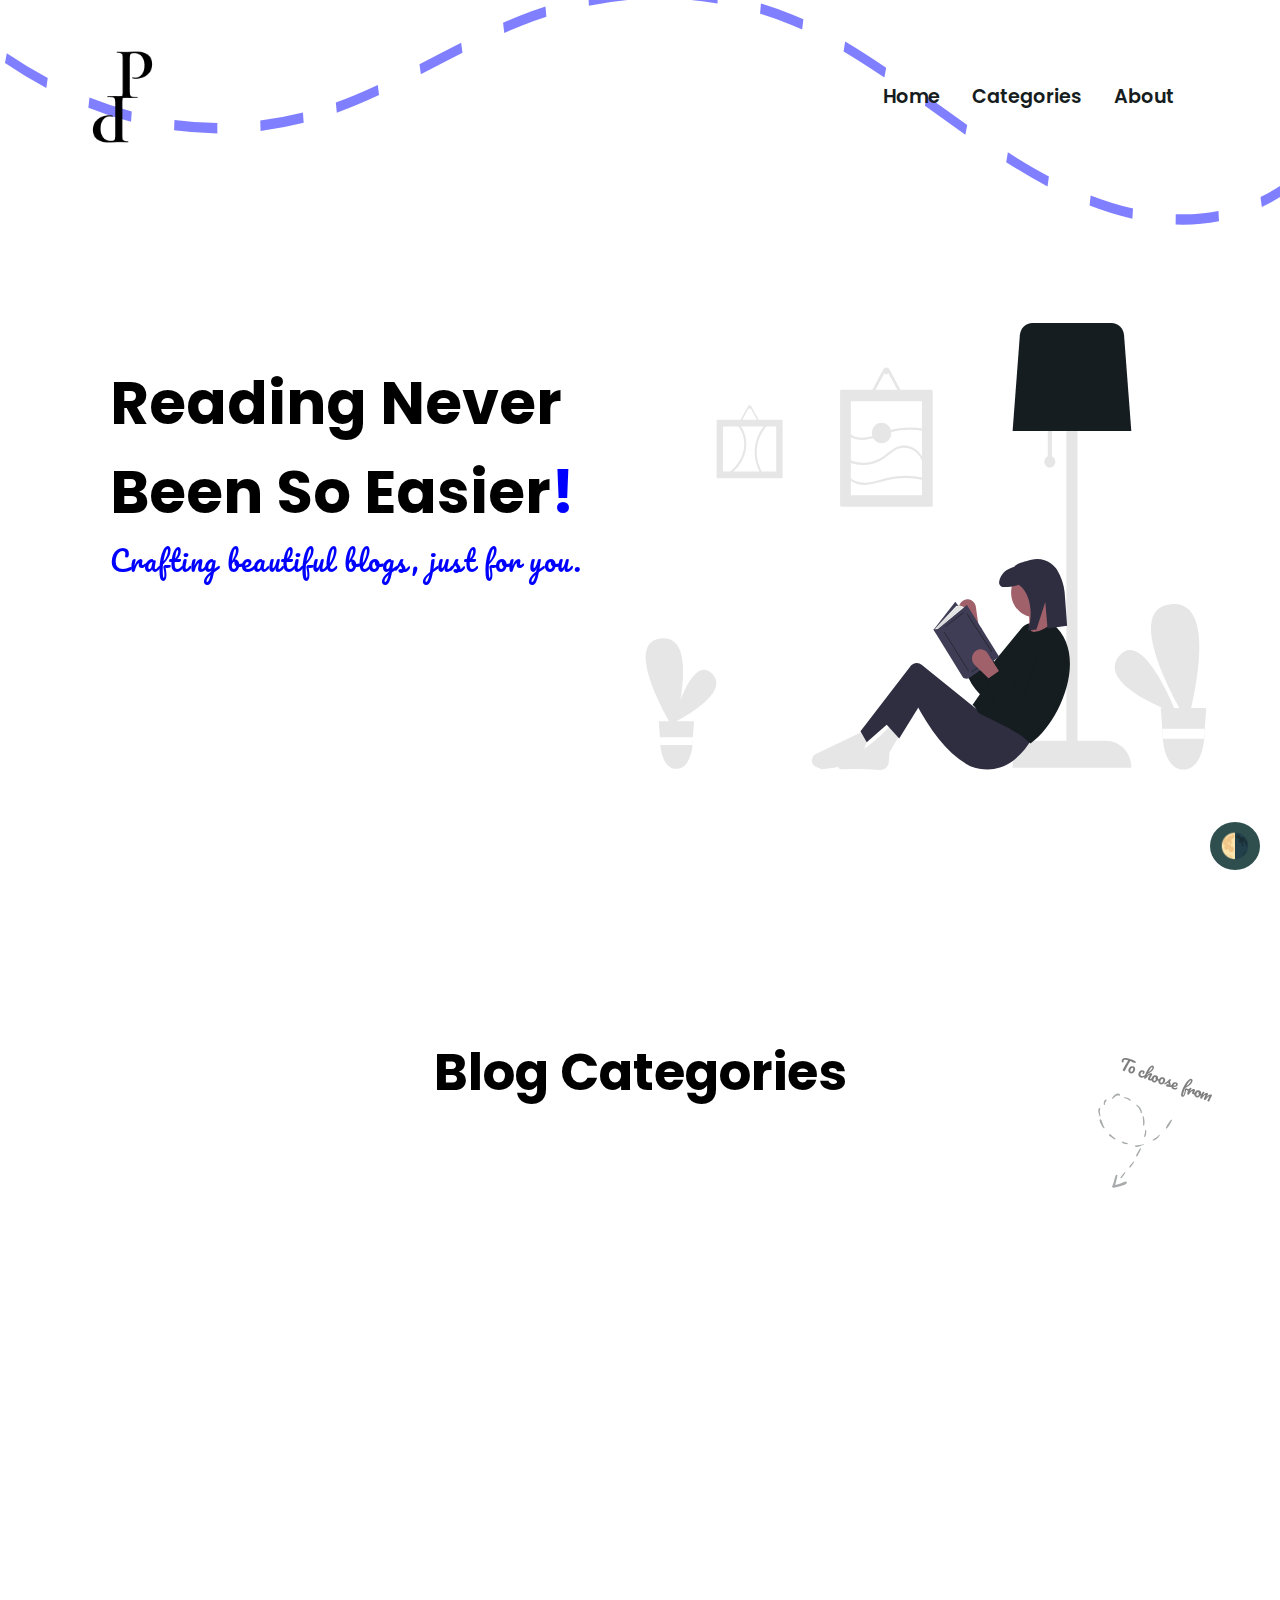
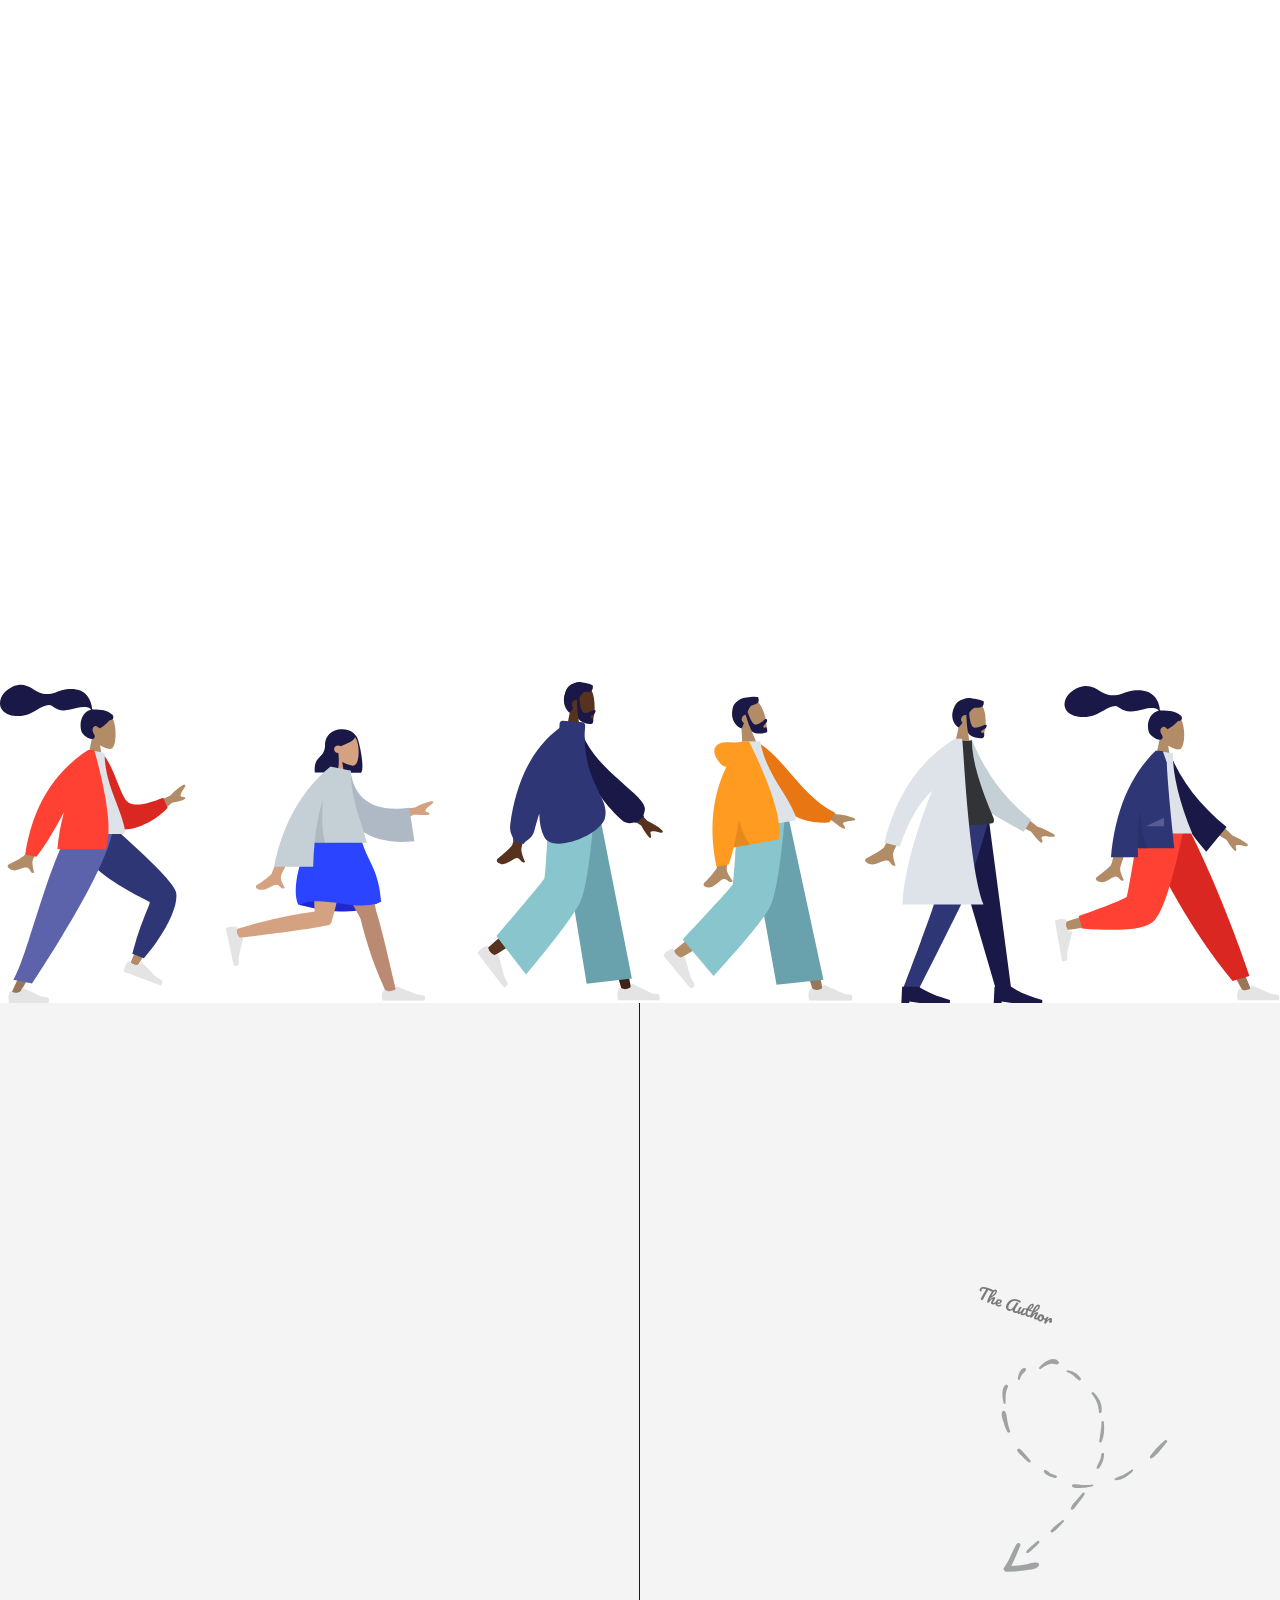
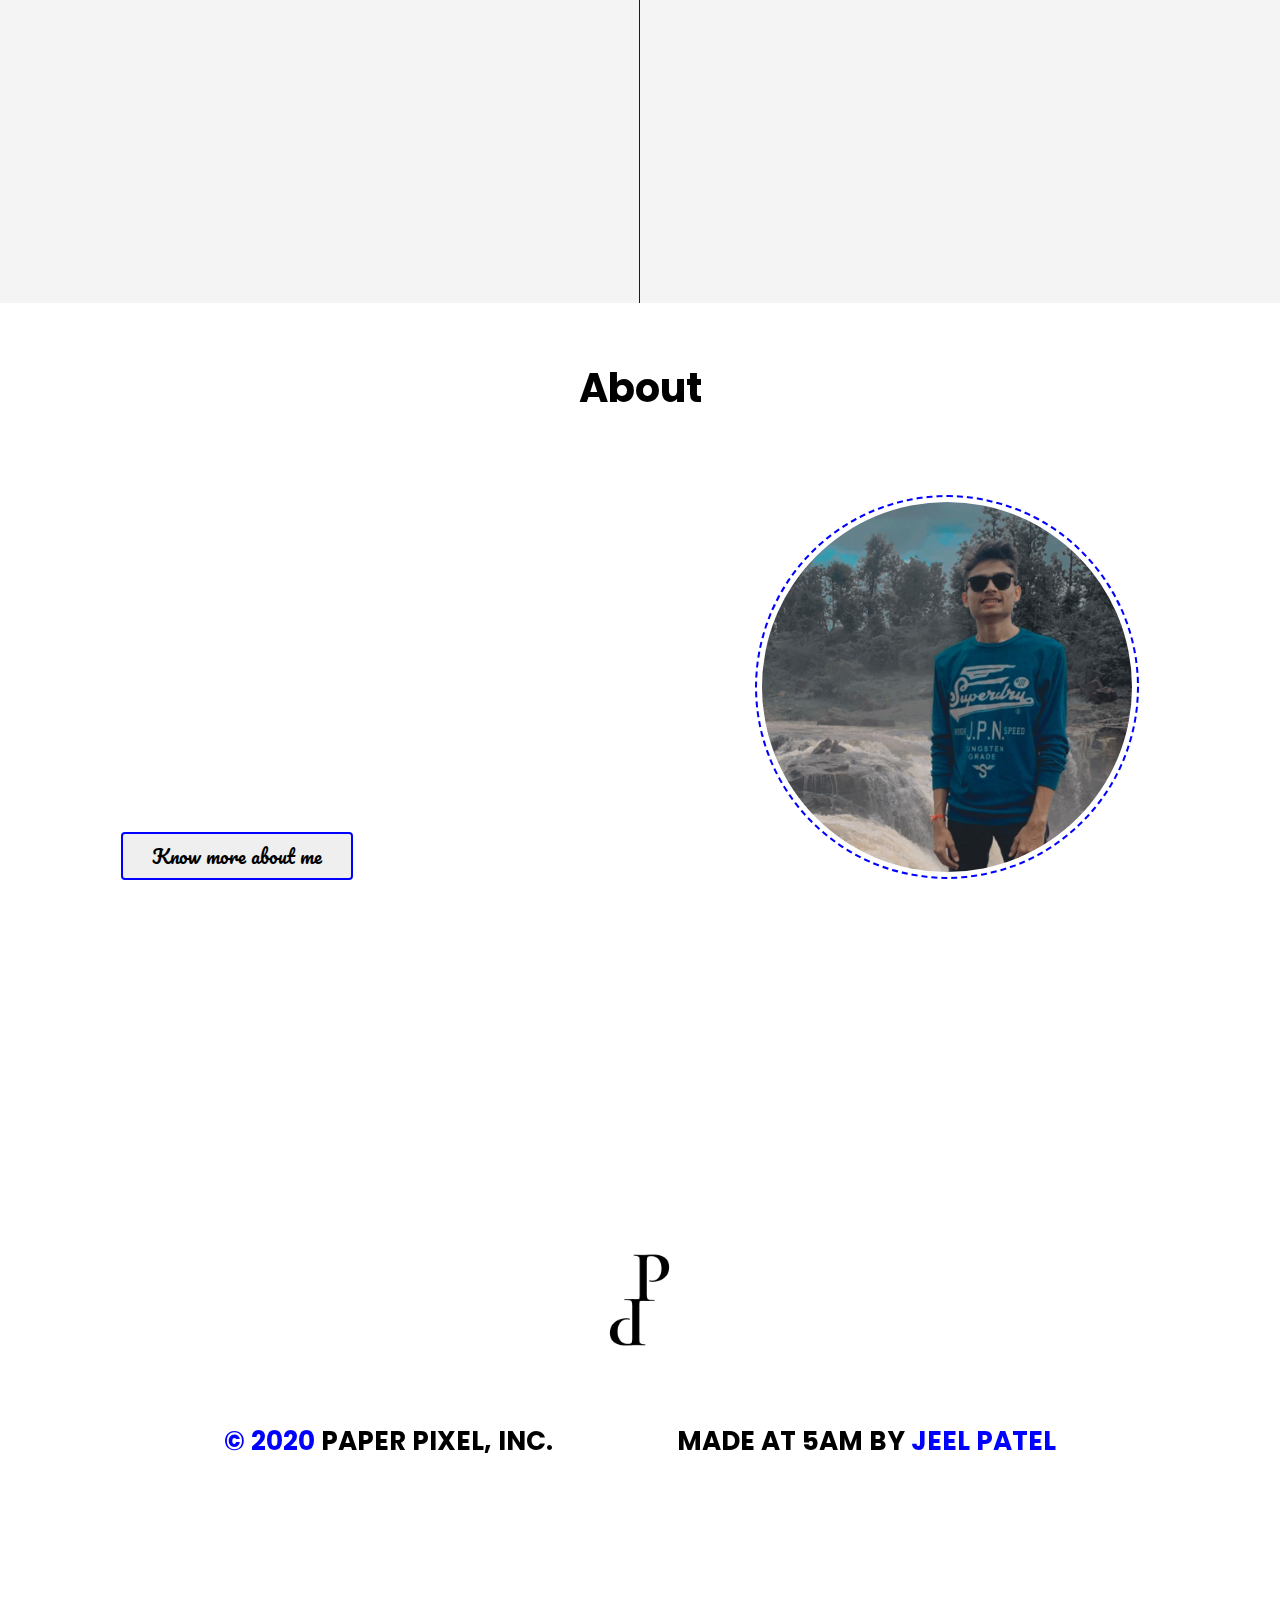
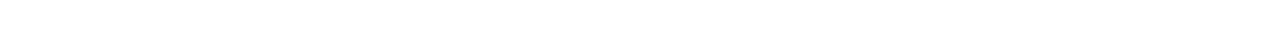
<file: index.html>
<!DOCTYPE html>
<html lang="en">

<head>
    <title>PaperPixel - Crafting Fruitful Blogs.</title>
    <!--META TAGS-->
    <meta charset="utf-8">
    <meta http-equiv="X-UA-Compatible" content="IE=edge">
    <meta name="keyword" content="career, self help, motivation, reality, success, gratitude">
    <meta name="description"
        content="PaperPixel is a personal blog built and managed by Jeel Patel, where he writes about career, self help and success.">
    <meta name="viewport" content="width=device-width, initial-scale=1">
    <link rel="shortcut icon" href="assets/img/favicon-home.ico" type="image/x-icon">
    <!--CUSTOM CSS-->
    <link rel="stylesheet" href="assets/css/home.css">
    <link rel="stylesheet" href="https://unpkg.com/aos@next/dist/aos.css" />
    <!--FONT-->
    <link href="https://fonts.googleapis.com/css2?family=Poppins:wght@500;600;700;800&display=swap" rel="stylesheet">


</head>

<body>
    <!-- HEADER CURVE SVG -->
    <div class="custom-shape-divider-top">
        <svg data-name="Layer 1" xmlns="http://www.w3.org/2000/svg" viewBox="0 0 1200 120" preserveAspectRatio="none">
            <path
                d="M321.39,56.44c58-10.79,114.16-30.13,172-41.86,82.39-16.72,168.19-17.73,250.45-.39C823.78,31,906.67,72,985.66,92.83c70.05,18.48,146.53,26.09,214.34,3V0H0V27.35A600.21,600.21,0,0,0,321.39,56.44Z"
                class="shape-fill"></path>
        </svg>
    </div>
    <div id="hamburger" class="hamburger-icon-container">
        <span class="hamburger-icon"></span>
    </div>
    <header id="landing">
        <nav role="navigation">
            <img class="brand" src="assets/img/logo-black.png" alt="PaperPixel-logo" height="auto" width="60px">
            <ul class="navUl poppins">
                <a href="#landing" class="navLinks">
                    <li>Home</li>
                </a>
                <a href="#cats" class="navLinks">
                    <li>Categories</li>
                </a>
                <a href="#about" class="navLinks">
                    <li>About</li>
                </a>
            </ul>
            <div class="openNav" style="font-size:30px;cursor:pointer" onclick="openNav()">&#9776;</div>
        </nav>
        <div id="mySidenav" class="sidenav poppins">
            <a href="javascript:void(0)" class="closebtn" onclick="closeNav()">&times;</a>
            <a href="#landing" class="navLinks">
                <li>Home</li>
            </a>
            <a href="#cats" class="navLinks">
                <li>Categories</li>
            </a>
            <a href="#about" class="navLinks">
                <li>About</li>
            </a>
        </div>
        <div class="divi welcome">
            <div class="welcomeText">
                <h1 class="welcomeHeading" data-aos="fade-up">
                    Reading Never<br>Been So Easier<span class="exAccent">!</span></h1>
                <h3 class="welcomeSubHeading pacifico" data-aos="fade-up">Crafting beautiful blogs, just for you.</h3>
            </div>
            <img class="reading-svg" src="assets/img/illustrations/reading-time-black.svg" alt="readingIllustration">
        </div>
    </header>
    <main>
        <div id="cats" class="categoryFun grey">
            <p class="catFunText pacifico">To choose from</p>
            <img class="catIllus" src="assets/img/illustrations/arrow-black.svg" alt="arrowIllustration">
        </div>
        <div id="categoryBox">
            <h1 class="catHeading center">Blog Categories</h1>
            <div class="catCardBox poppins">
                <div class="card" data-aos="fade-right">
                    <img src="assets/img/illustrations/motivation-illu-black.svg" alt="">
                    <h2 class="cardHeading center">Motivation</h2>
                    <div class="cardDescription">
                        <p>We' ll walk this road together, through the storm. </p>
                        <br>
                        <p>Just letting you know that, you're not alone.</p>
                        <a href="This-is-why-you-shouldnt-care-about-your-relatives.html"><button class="poppins">Start
                                reading</button></a>
                    </div>
                </div>
                <div class="card" data-aos="fade-up">
                    <img src="assets/img/illustrations/self-help-illu-black.svg" alt="">
                    <h2 class="cardHeading center">Self Help</h2>
                    <div class="cardDescription">
                        <p>Boing Boing: A directory of wonderful things!
                        </p>
                        <br>
                        <p>Help yourself first, your first priority should be you.
                        </p>
                        <a href="3-big-lessons-i-learned-from-my-primary-school-principal.html">
                            <button class="poppins">Start reading</button></a>
                    </div>
                </div>
                <div class="card" data-aos="fade-left">
                    <img src="assets/img/illustrations/career-illu-black.svg" alt="">
                    <h2 class="cardHeading center">Career</h2>
                    <div class="cardDescription">
                        <p>The most effective tips for your next meet/interview.</p>
                        <br>
                        <p>Finely baking your career with a cherry on top.
                        </p>
                        <a href="best-way-to-increase-vocabulary.html"><button class="poppins">Start
                                reading</button></a>
                    </div>
                </div>
            </div>
        </div>
        <div class="divi commentIntro">
            <div class="comIntroText center">
                <h2 class="comHeading" data-aos="fade-up "><span
                        class="introducing">Introducing,</span><br>Comments<span class="exAccent">!</span></h2>
                <p class="comSubHeading poppins" data-aos="fade-up">Whether it's just a compliment to give, or a
                    suggestion to implement, We've got you all covered.</p>
            </div>
        </div>
        <div class="divi newsletterBox">
            <div class="newsDescription center" data-aos="fade-right">
                <h1 class="newsletterHeading">Join the<br>Newsletter<span class="exAccent">!</span></h1>
                <p class="newsSubHeading poppins">Only pure quality content<br>P.S - I hate spam!</p>
            </div>
            <div class="vl"></div>
            <form action="https://formspree.io/f/mdopabry" method="POST" data-aos="fade-left" class="newsForm">
                <label for="name">First Name
                    <input class="poppins" type="text" name="name" required autocomplete="off">
                </label>
                <label for="email">Email
                    <input class="poppins" type="email" name="_replyto" required autocomplete="off">
                </label>
                <button class="submit pacifico" type="submit" value="Send">Join now</button>
            </form>
        </div>
        <div id="about" class="divi aboutBox">
            <h3 class="misfit center boldest" data-aos="fade-left">THE <span class="exAccent">CRAZY</span> MISFIT
            </h3>
            <h1 class="aboutIntro center">About</h1>
            <div class="aboutDescFit">
                <div class="aboutDescription">
                    <h2 class="aboutHeading" data-aos="fade-up">Jeel Patel triumphing all the way from India.</h2>
                    <p class="aboutSubDesc poppins " data-aos="fade-up ">No one's Perfect, and no one ever will be, then
                        Why Fighting for Perfection<span class="exAccent">!</span> Let's Learn, Grow and Develop
                        Together.<br><br> Heyya<span class="exAccent">!</span> I'm Jeel from India&#128075;.<br>
                        Statutory
                        Warning: I'm highly
                        obsessed with Coding👨‍💻 & Garba🧡<br>
                    </p>
                    <a href="http://jeelpatel.ml"><button class="abtBtn pacifico">Know more about me</button></a>
                </div>
                <img class="authorPortrait" src="assets/img/jeelPatel.JPG ">
            </div>
        </div>
        <div class="aboutFun grey">
            <p class="aboutFunText pacifico">The Author</p>
            <img class="abtArrow" src="assets/img/illustrations/arrow-black.svg" alt="arrowIllustration">
        </div>
    </main>
    <hr>
    <button onclick="darkToggler()" class="darkmode-btn">🌗</button>
    <footer>
        <div class="socialLinks">
            <a href="https://github.com/jeelpatel17" target="_blank"><img class="socLink github"
                    src="assets/img/icons/gh-icon-black.svg" alt="github-icon" data-aos="zoom-in"></a>
            <a href="https://instagram.com/thisisjeelpatel" target="_blank"><img class="socLink instagram"
                    src="assets/img/icons/insta-icon-black.svg" alt="instagram-icon" data-aos="zoom-in"></a>
            <a href="#landing"><img class="socLink brand" src="assets/img/logo-black.png" alt="PaperPixel-logo"
                    height="auto" width="60px "></a>
            <a href="https://twitter.com/70r65eL" target="_blank "><img class="socLink twitter"
                    src="assets/img/icons/twitter-icon-black.svg" alt="twitter-icon" data-aos="zoom-in"></a>
            <a href="https://snapchat.com/add/jeelcodes" target="_blank"><img class="socLink snapchat"
                    src="assets/img/icons/sc-icon-black.svg" alt="snapchat-icon" data-aos="zoom-in"></a>
        </div>
        <div class="credits">
            <h3 class="homeCopyRight" data-aos="flip-right "><span class="exAccent ">&copy; 2020</span> PAPER PIXEL,
                INC.
            </h3>
            <h3 class="developer" data-aos="flip-left ">MADE AT 5AM BY <a href="http://jeelpatel.ml">JEEL PATEL</a>
            </h3>
        </div>
    </footer>
    <script src="https://unpkg.com/aos@next/dist/aos.js "></script>
    <script async src="assets/js/main.js "></script>
</body>

</html>
</file>
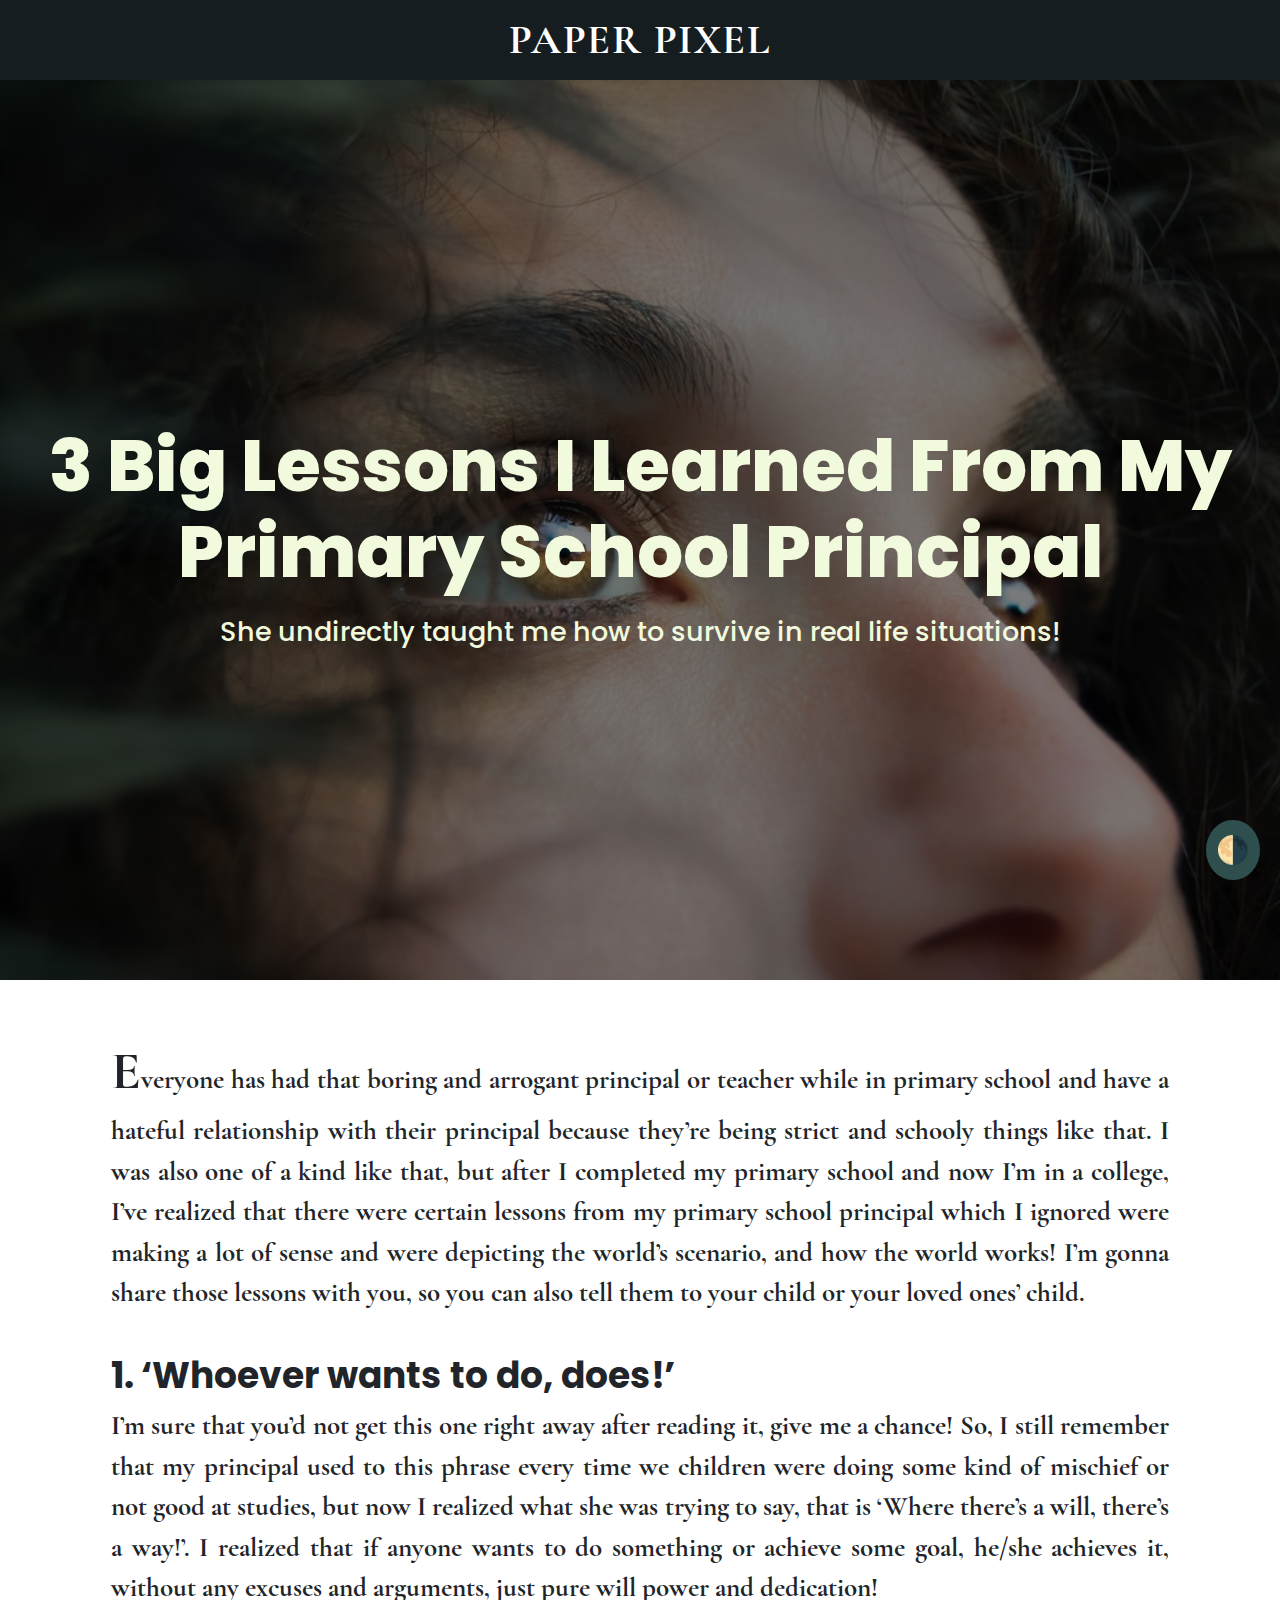
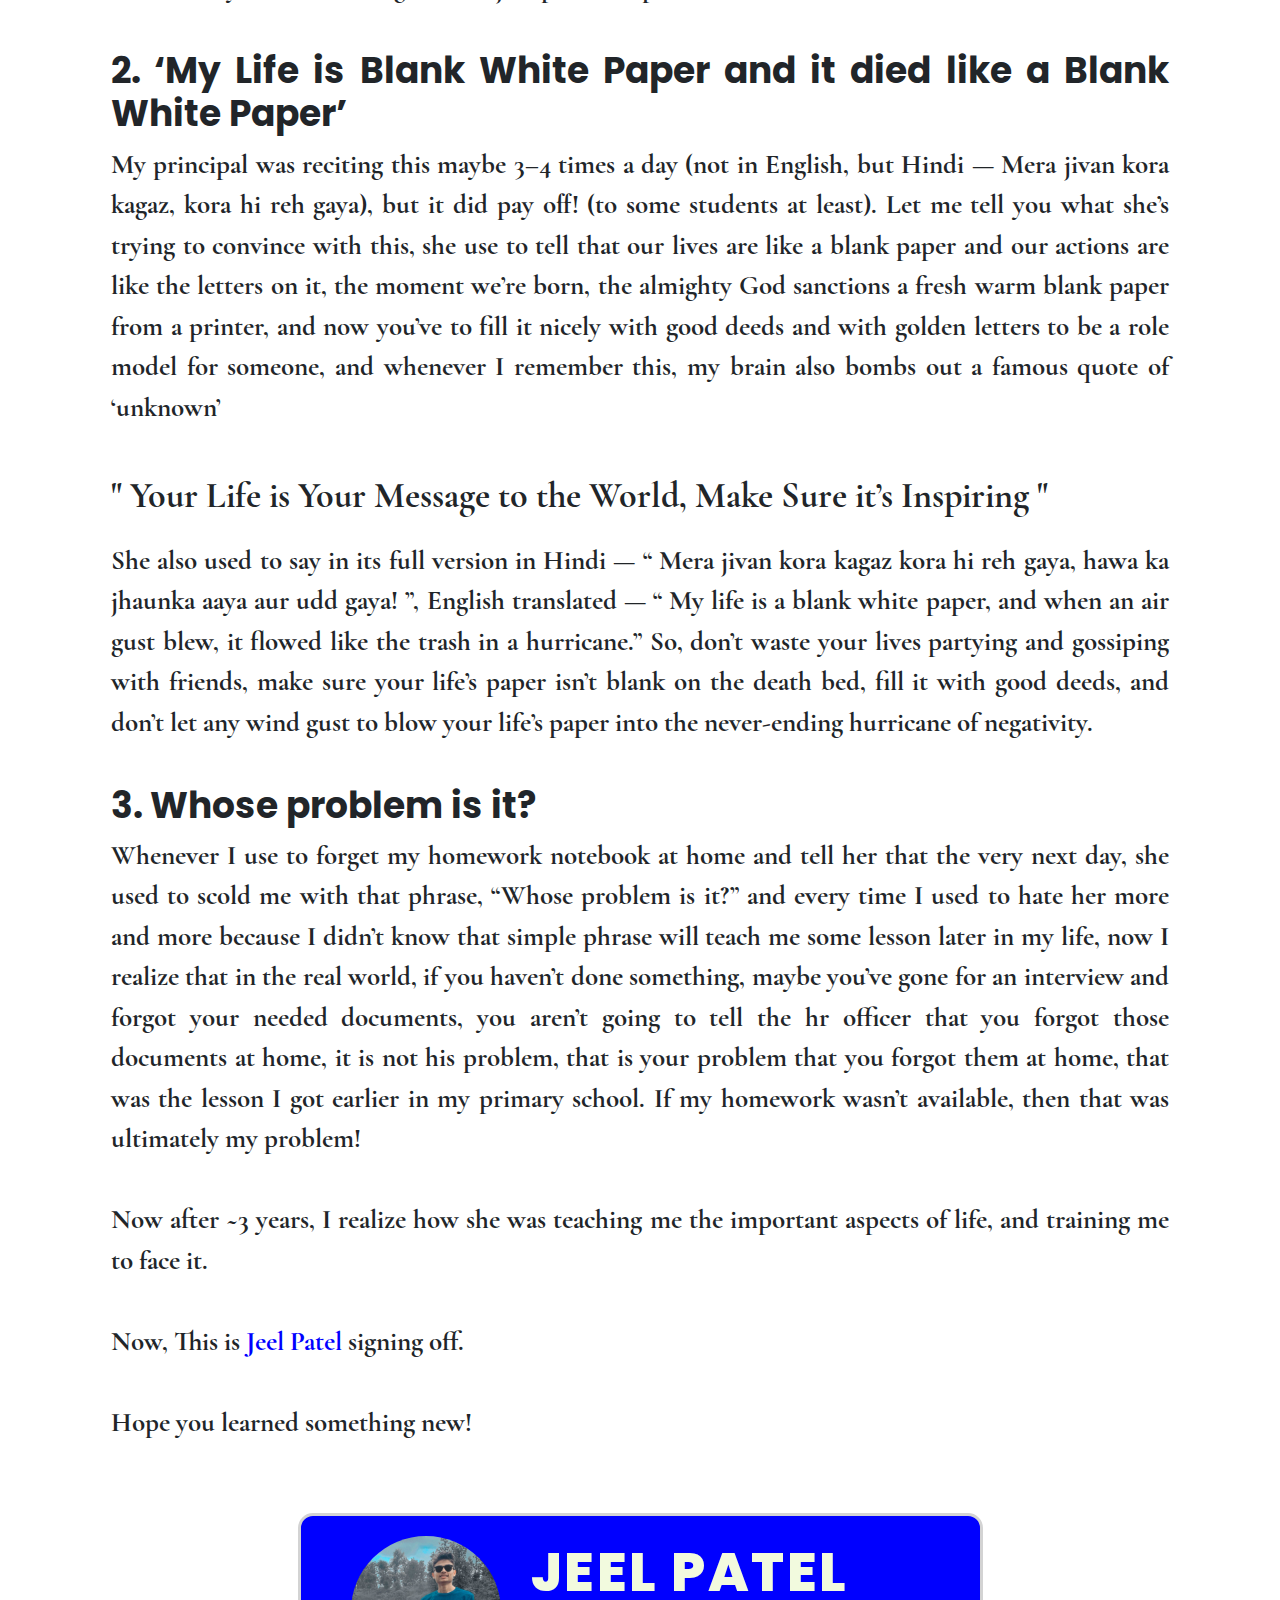
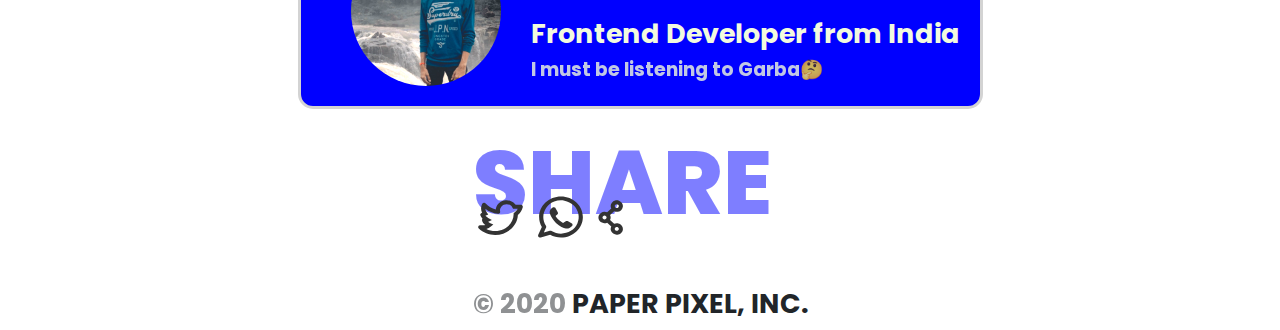
<file: 3-big-lessons-i-learned-from-my-primary-school-principal.html>
<!DOCTYPE html>
<html lang="en">

<head>
    <title>3 Big Lessons I Learned From My Primary School Principal — PAPERPIXEL</title>
    <!--META TAGS-->
    <meta charset="utf-8">
    <meta http-equiv="X-UA-Compatible" content="IE=edge">
    <meta name="keyword"
        content="life lessons, successful life, principal lessons, primary school lessons, paperpixel, learning from the past">
    <meta name="description"
        content="We all have been faced failure at certain point of our life, and we regret it when someone have warned about that but we haven't took any action after that, this is how I learnt life lessons in my primary school.">
    <meta name="viewport" content="width=device-width, initial-scale=1">
    <link rel="shortcut icon" href="assets/img/favicon.ico" type="image/x-icon">
    <!--CUSTOM CSS-->
    <link rel="stylesheet" href="https://stackpath.bootstrapcdn.com/bootstrap/4.5.2/css/bootstrap.min.css"
        integrity="sha384-JcKb8q3iqJ61gNV9KGb8thSsNjpSL0n8PARn9HuZOnIxN0hoP+VmmDGMN5t9UJ0Z" crossorigin="anonymous">
    <link rel="stylesheet" href="assets/css/blogpage.css">
    <!--FONT-->
    <link href="https://fonts.googleapis.com/css2?family=Poppins:wght@500;600;700;800&display=swap" rel="stylesheet">

</head>

<body>
    <header>
        <nav class="navbar bg">
            <a class="brand center" href="index.html">PAPER PIXEL</a>
        </nav>
        <div class="hero container-fluid center">
            <h1 class="bolder">3 Big Lessons I Learned From My Primary School Principal</h1>
            <h3>She undirectly taught me how to survive in real life situations!</h3>
        </div>
    </header>
    <main>
        <article class="container">
            Everyone has had that boring and arrogant principal or teacher while in primary school and have a hateful
            relationship with their principal because they’re being strict and schooly things like that. I was also one
            of a kind like that, but after I completed
            my primary school and now I’m in a college, I’ve realized that there were certain lessons from my primary
            school principal which I ignored were making a lot of sense and were depicting the world’s scenario, and how
            the world works! I’m gonna
            share those lessons with you, so you can also tell them to your child or your loved ones’ child.
            <br><br>
            <h2 class="bold">1. ‘Whoever wants to do, does!’</h2>
            I’m sure that you’d not get this one right away after reading it, give me a chance! So, I still remember
            that my principal used to this phrase every time we children were doing some kind of mischief or not good at
            studies, but now I realized what she
            was trying to say, that is ‘Where there’s a will, there’s a way!’. I realized that if anyone wants to do
            something or achieve some goal, he/she achieves it, without any excuses and arguments, just pure will power
            and dedication!
            <br><br>
            <h2 class="bold">2. ‘My Life is Blank White Paper and it died like a Blank White Paper’</h2>
            My principal was reciting this maybe 3–4 times a day (not in English, but Hindi — Mera jivan kora kagaz,
            kora hi reh gaya), but it did pay off! (to some students at least). Let me tell you what she’s trying to
            convince with this, she use to tell that
            our lives are like a blank paper and our actions are like the letters on it, the moment we’re born, the
            almighty God sanctions a fresh warm blank paper from a printer, and now you’ve to fill it nicely with good
            deeds and with golden letters
            to be a role model for someone, and whenever I remember this, my brain also bombs out a famous quote of
            ‘unknown’
            <br><br>
            <blockquote class="quote">
                " Your Life is Your Message to the World, Make Sure it’s Inspiring "
            </blockquote>
            She also used to say in its full version in Hindi — “ Mera jivan kora kagaz kora hi reh gaya, hawa ka
            jhaunka aaya aur udd gaya! ”, English translated — “ My life is a blank white paper, and when an air gust
            blew, it flowed like the trash in a hurricane.”
            So, don’t waste your lives partying and gossiping with friends, make sure your life’s paper isn’t blank on
            the death bed, fill it with good deeds, and don’t let any wind gust to blow your life’s paper into the
            never-ending hurricane of negativity.
            <br><br>
            <h2 class="bold">3. Whose problem is it?</h2>
            Whenever I use to forget my homework notebook at home and tell her that the very next day, she used to scold
            me with that phrase, “Whose problem is it?” and every time I used to hate her more and more because I didn’t
            know that simple phrase will teach
            me some lesson later in my life, now I realize that in the real world, if you haven’t done something, maybe
            you’ve gone for an interview and forgot your needed documents, you aren’t going to tell the hr officer that
            you forgot those documents
            at home, it is not his problem, that is your problem that you forgot them at home, that was the lesson I got
            earlier in my primary school. If my homework wasn’t available, then that was ultimately my problem!
            <br><br> Now after ~3 years, I realize how she was teaching me the important aspects of life, and training
            me to face it.
            <br><br>
            <span>Now, This is <a href="https://jeelpatel.ml" rel="noopener _blank">Jeel Patel</a> signing
                off.
                <br><br>
                Hope you learned something new!</span>
        </article>

        <div class="card author-card">

            <img class="rounded-circle" src="assets/img/jeelPatel.JPG" alt="jeelpatel" height="auto" width="150px">
            <div class="card-text">
                <h2 class="bolder card-title">Jeel Patel</h2>
                <h3 class="bold card-text">Frontend Developer from India<br><span class="mute">I must be listening to
                        Garba🤔</span></h3>
            </div>
        </div>
    </main>
    <button class="darkmode-btn" onclick="darkToggler()">🌗</button>
    <footer>
        <div class="shareAndCopyright">
            <div class="share">
                <h2 class="shareHeading">SHARE</h2>
                <div class="icons">
                    <a
                        href="https://twitter.com/intent/tweet?text=Hey!%20Checkout%20this%20amazing%20blog!%20http://paperpixel.ml/3-big-lessons-i-learned-from-my-primary-school-principal.html&baz=456"><img
                            class="socLink twitter" src="assets/img/icons/twitter-share.svg" alt="twitter-icon"
                            target="_blank"></a>
                    <a href="whatsapp://send?text=Hey! Checkout this amazing blog! It's about helping ourselves!"
                        data-action="share/whatsapp/share" target="_blank"><img class="socLink whatsapp"
                            src="assets/img/icons/wa-share.svg" alt="whatsapp-icon"></a>

                    <p style="display:none" id="p1">
                        http://paperpixel.ml/3-big-lessons-i-learned-from-my-primary-school-principal.html</p>
                    <a href="#" title="Copy to Clipboard" onclick="copyToClipboard('p1')"><img class="socLink link"
                            src="assets/img/icons/link-share.svg" alt="link-icon"></a>
                </div>
                <h4 class="copyright"><span>&copy; 2020</span> PAPER PIXEL, INC.</h4>
            </div>
        </div>
    </footer>
    <script src="assets/js/main.js"></script>
</body>

</html>
</file>
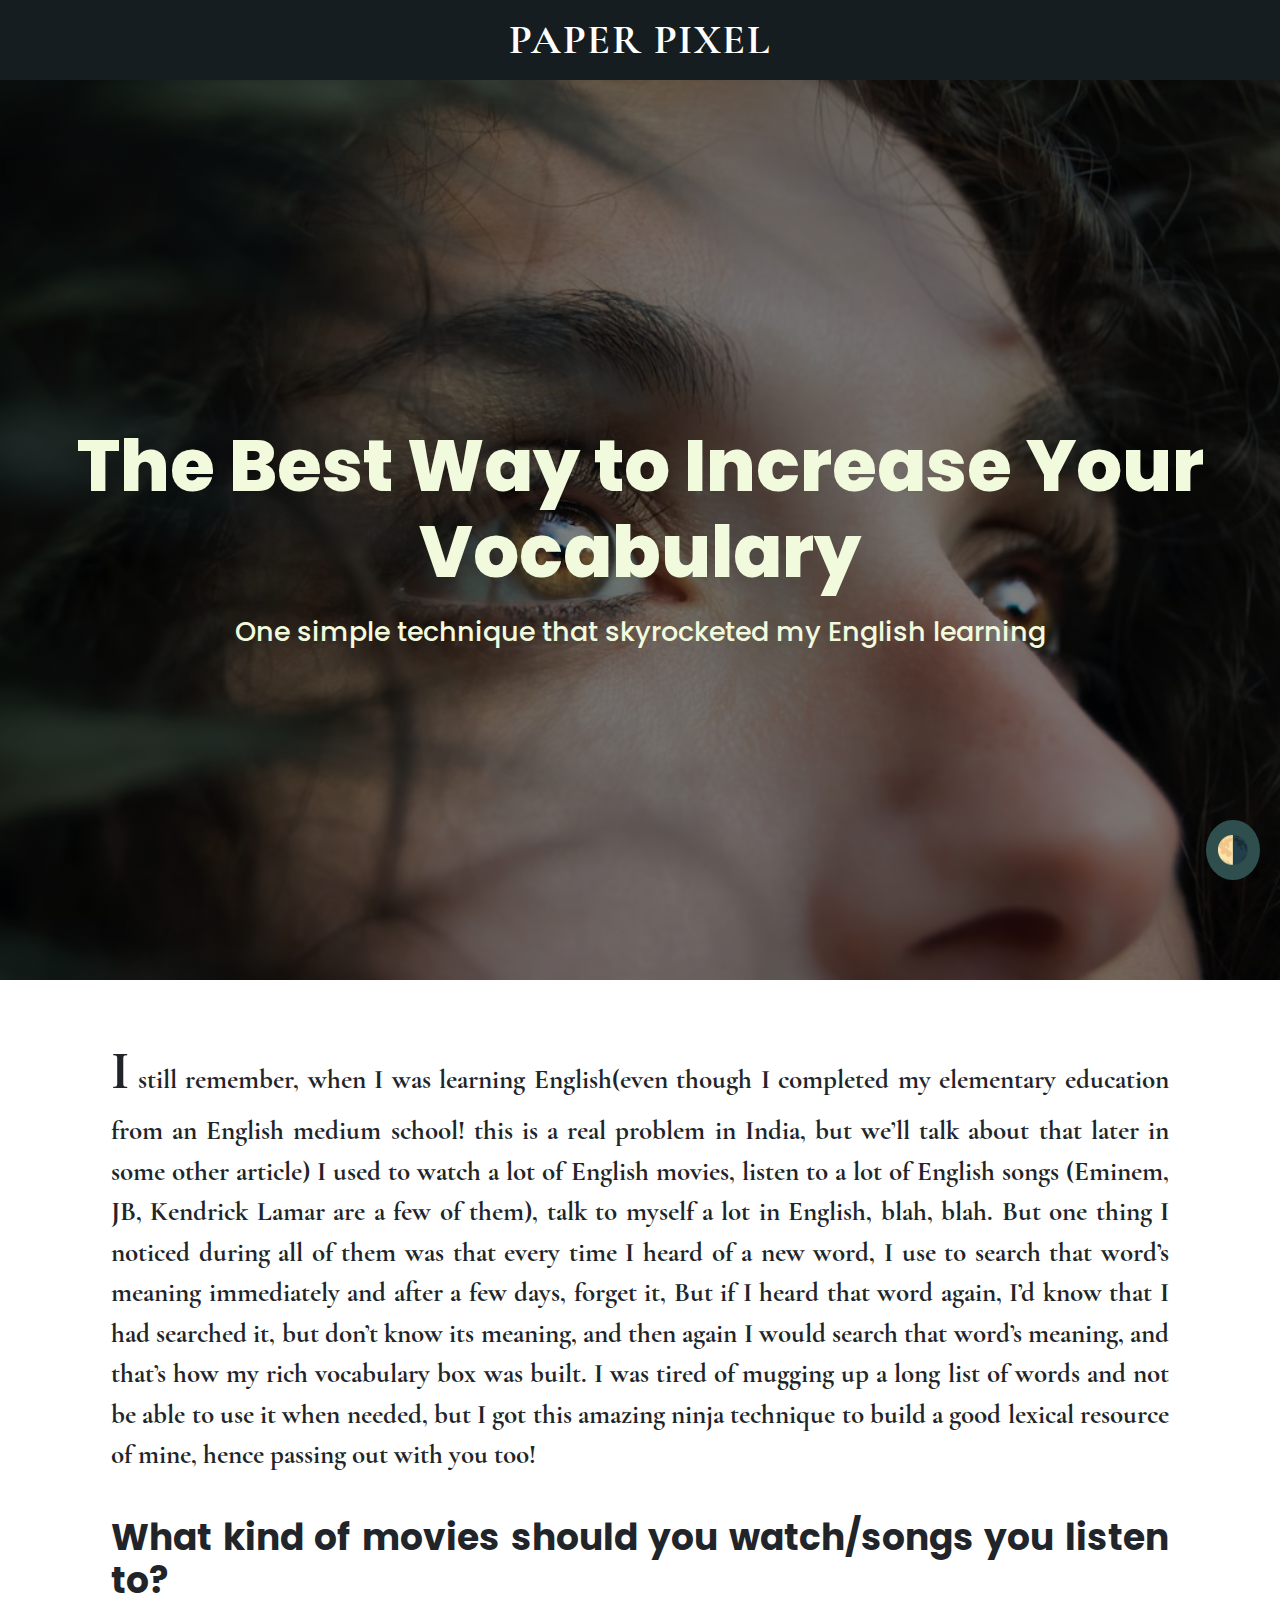
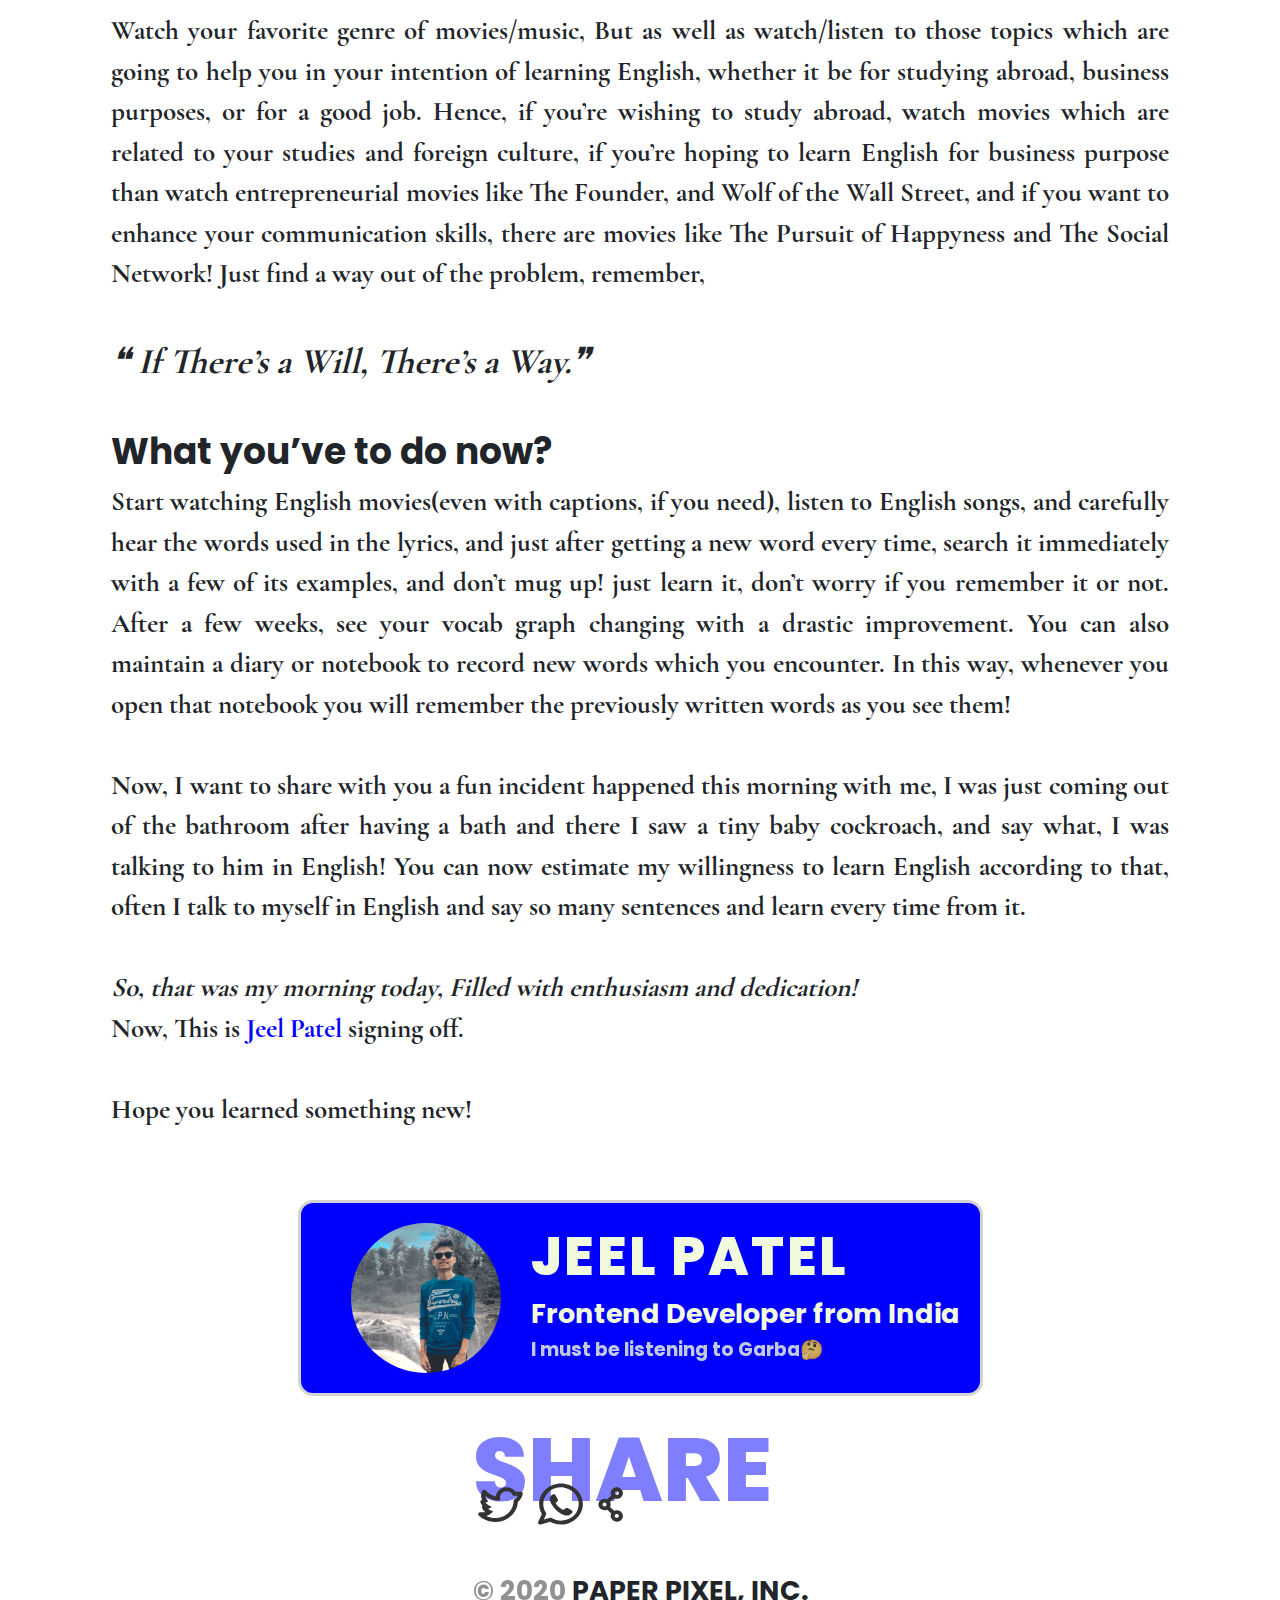
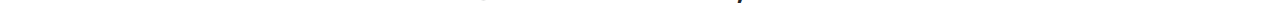
<file: best-way-to-increase-vocabulary.html>
<!DOCTYPE html>
<html lang="en">

<head>
    <title>The Best Way to Increase Your Vocabulary — PAPERPIXEL</title>
    <!--META TAGS-->
    <meta charset="utf-8">
    <meta http-equiv="X-UA-Compatible" content="IE=edge">
    <meta name="keyword"
        content="best way, increase vocabulary, tips to increase vocabulary, vocabulary tips, paperpixel">
    <meta name="description"
        content="Vocabulary is very critical part, especially if you're practicing for working/stuying abroad. Here are some of the best tips to increase your vocabulary!">
    <meta name="viewport" content="width=device-width, initial-scale=1">
    <link rel="shortcut icon" href="assets/img/favicon.ico" type="image/x-icon">
    <!--CUSTOM CSS-->
    <link rel="stylesheet" href="https://stackpath.bootstrapcdn.com/bootstrap/4.5.2/css/bootstrap.min.css"
        integrity="sha384-JcKb8q3iqJ61gNV9KGb8thSsNjpSL0n8PARn9HuZOnIxN0hoP+VmmDGMN5t9UJ0Z" crossorigin="anonymous">
    <link rel="stylesheet" href="assets/css/blogpage.css">
    <!--FONT-->
    <link href="https://fonts.googleapis.com/css2?family=Poppins:wght@500;600;700;800&display=swap" rel="stylesheet">

</head>

<body>
    <header>
        <nav class="navbar bg">
            <a class="brand center" href="index.html">PAPER PIXEL</a>
        </nav>
        <div class="hero container-fluid center">
            <h1 class="bolder">The Best Way to Increase Your Vocabulary</h1>
            <h3>One simple technique that skyrocketed my English learning</h3>
        </div>
    </header>
    <main>
        <article class="container">
            I still remember, when I was learning English(even though I completed my elementary education from an
            English medium school! this is a real problem in India, but we’ll talk about that later in some other
            article) I used to watch a lot of English movies, listen to a lot of English songs (Eminem, JB, Kendrick
            Lamar are a few of them), talk to myself a lot in English, blah, blah. But one thing I noticed during all of
            them
            was that every time I heard of a new word, I use to search that word’s meaning immediately and after a few
            days, forget it, But if I heard that word again, I’d know that I had searched it, but don’t know its
            meaning, and then again I would search that word’s meaning, and that’s how my rich vocabulary box was built.
            I was tired of mugging up a long list of words and not be able to use it when needed, but I got this amazing
            ninja technique to build a good lexical resource of mine, hence passing out with you too!
            <br><br>
            <h2 class="bold">What kind of movies should you watch/songs you listen to?</h2>
            Watch your favorite genre of movies/music, But as well as watch/listen to those topics which are going to
            help you in your intention of learning English, whether it be for studying abroad, business purposes, or for
            a good job. Hence, if you’re wishing to study abroad, watch movies which are related to your studies and
            foreign culture, if you’re hoping to learn English for business purpose than watch entrepreneurial movies
            like The Founder, and Wolf of the Wall Street, and if you want to enhance your communication skills, there
            are movies like The Pursuit of Happyness and The Social Network! Just find a way out of the problem,
            remember,
            <br><br>
            <i class="quote">❝ If There’s a Will, There’s a Way.❞</i>
            <br><br>
            <h2 class="bold">What you’ve to do now?</h2>
            Start watching English movies(even with captions, if you need), listen to English songs, and carefully hear
            the words used in the lyrics, and just after getting a new word every time, search it immediately with a few
            of its examples, and don’t mug up! just learn it, don’t worry if you remember it or not. After a few weeks,
            see your vocab graph changing with a drastic improvement.
You can also maintain a diary or notebook to record new words which you encounter. 
In this way, whenever you open that notebook you will remember the previously written words as you see them!
            <br><br>
            Now, I want to share with you a fun incident happened this morning with me, I was just coming out of the
            bathroom after having a bath and there I saw a tiny baby cockroach, and say what, I was talking to him in
            English! You can now estimate my willingness to learn English according to that, often I talk to myself in
            English and say so many sentences and learn every time from it.
            <br><br>
            <i>So, that was my morning today, Filled with enthusiasm and dedication!</i>
            <br>
            <span>Now, This is <a href="https://jeelpatel.ml" rel="noopener" target="_blank">Jeel Patel</a> signing
                off.
                <br><br>
                Hope you learned something new!</span>
        </article>
        <div class="author-card">
            <img class="rounded-circle" src="assets/img/jeelPatel.JPG" alt="jeelpatel" height="auto" width="150px">
            <div class="">
                <h2 class="auth-name bolder">Jeel Patel</h2>
                <h3 class="bold">Frontend Developer from India<br><span class="mute">I must be listening to
                        Garba🤔</span></h3>
            </div>
        </div>
    </main>
    <button class="darkmode-btn" onclick="darkToggler()">🌗</button>
    <footer>
        <div class="shareAndCopyright">
            <div class="share">
                <h2 class="shareHeading">SHARE</h2>
                <div class="icons">
                    <a
                        href="https://twitter.com/intent/tweet?text=Hey!%20Checkout%20this%20amazing%20blog!%20http://paperpixel.ml/best-way-to-increase-vocabulary.html&baz=456"><img
                            class="socLink twitter" src="assets/img/icons/twitter-share.svg" alt="twitter-icon"
                            target="_blank"></a>
                    <a href="whatsapp://send?text=Hey! Checkout this amazing blog! It's about increasing vocabulary!"
                        data-action="share/whatsapp/share" target="_blank"><img class="socLink whatsapp"
                            src="assets/img/icons/wa-share.svg" alt="whatsapp-icon"></a>

                    <p style="display:none" id="p1">http://paperpixel.ml/best-way-to-increase-vocabulary.html</p>
                    <a href="#" title="Copy to Clipboard" onclick="copyToClipboard('p1')"><img class="socLink link"
                            src="assets/img/icons/link-share.svg" alt="link-icon"></a>
                </div>
                <h4 class="copyright"><span>&copy; 2020</span> PAPER PIXEL, INC.</h4>
            </div>
        </div>
    </footer>
    <script src="assets/js/main.js"></script>
</body>

</html>
</file>
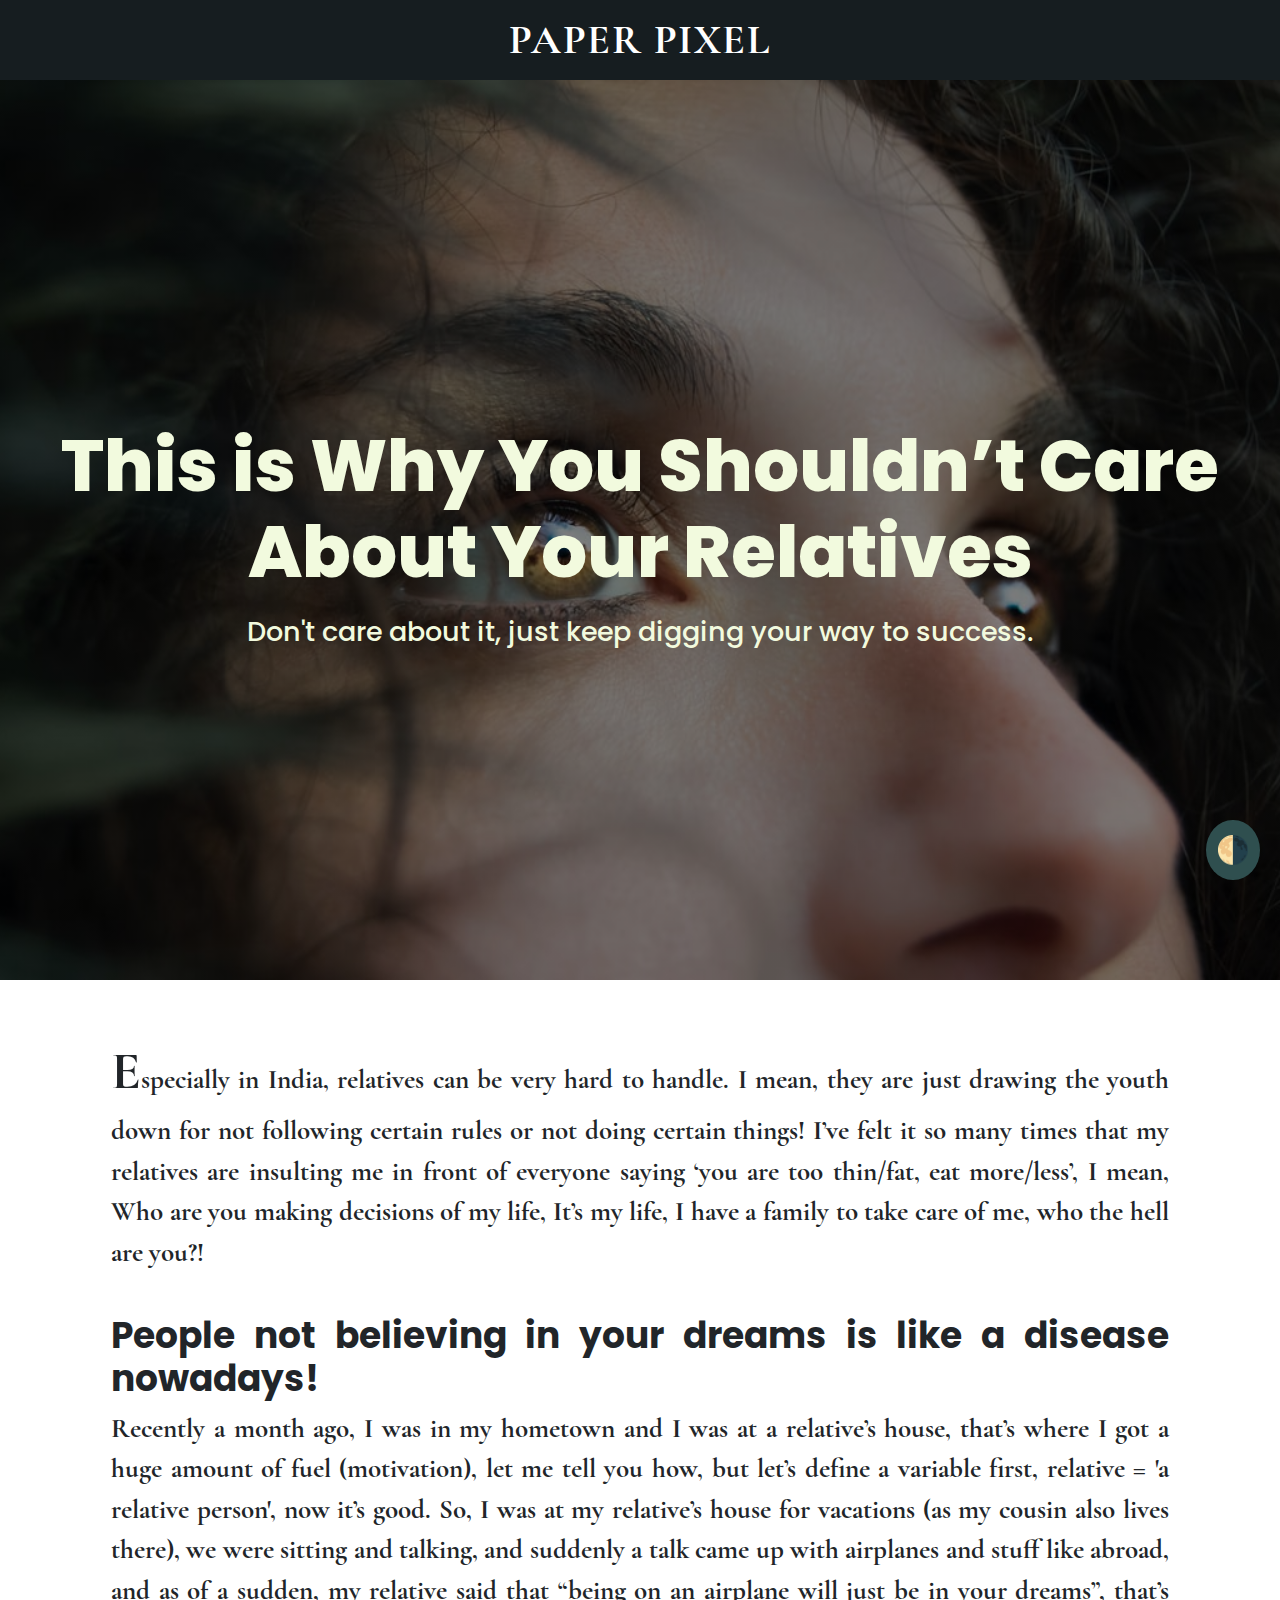
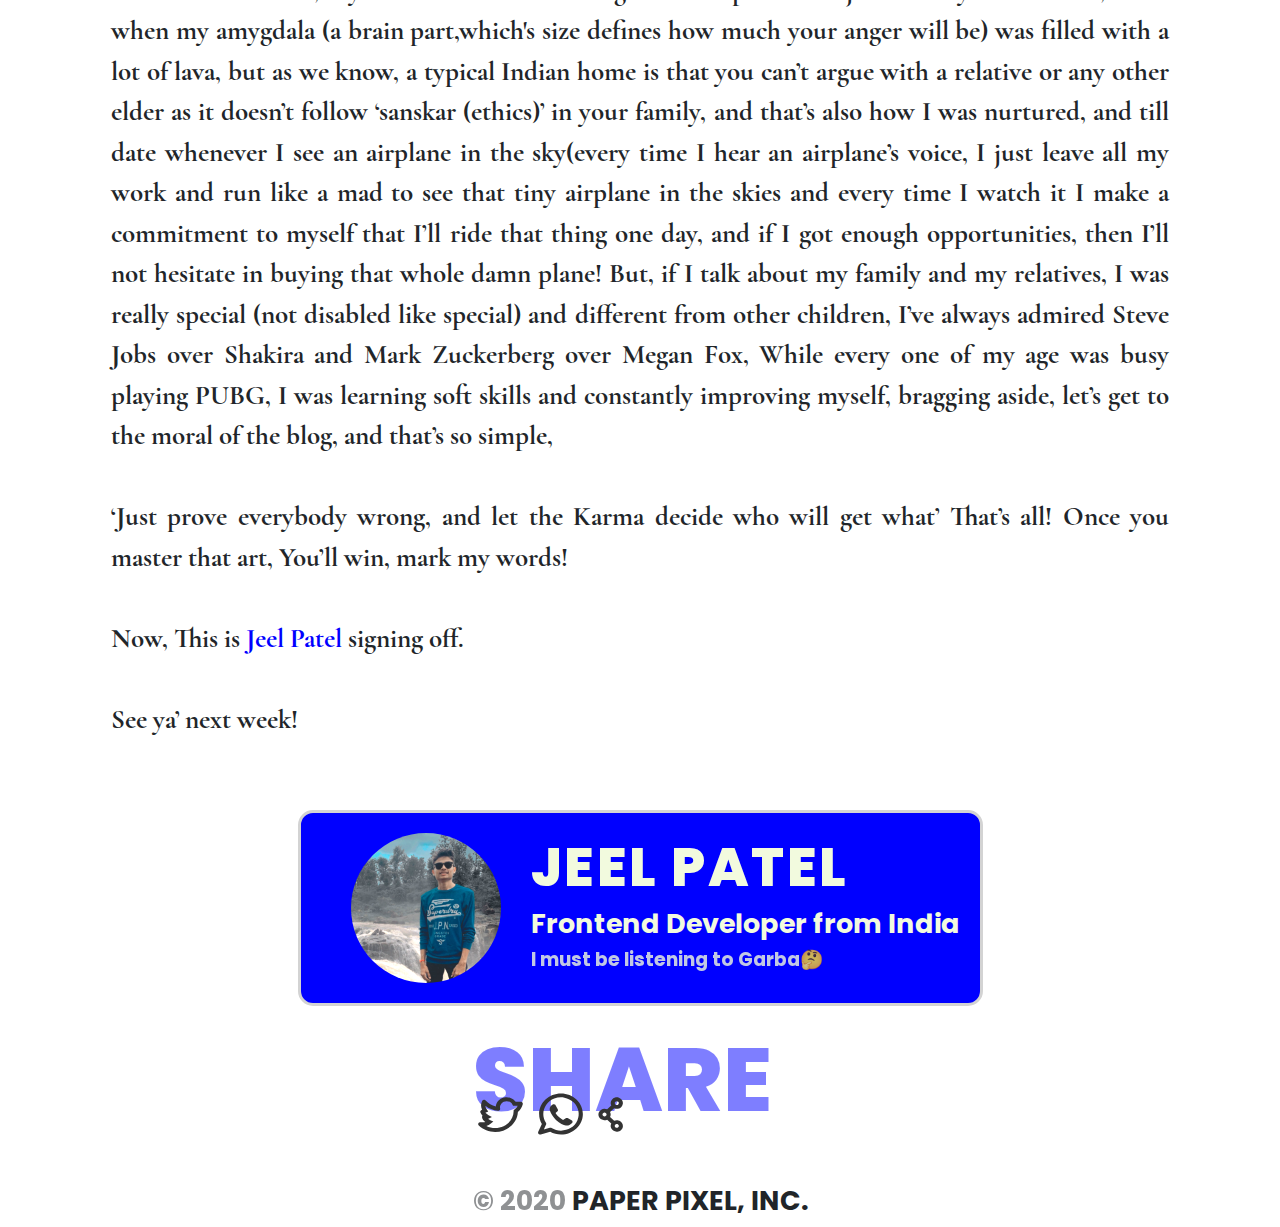
<file: This-is-why-you-shouldnt-care-about-your-relatives.html>
<!DOCTYPE html>
<html lang="en">

<head>
    <title>This is Why You Shouldn’t Care About Your Relatives — PAPERPIXEL</title>
    <!--META TAGS-->
    <meta charset="utf-8">
    <meta http-equiv="X-UA-Compatible" content="IE=edge">
    <meta name="keyword" content="relatives, relatives pressure, what people will say, paperpixel, self help blog">
    <meta name="description"
        content="Relatives can be so hard to go through in our lives, these are my views about how you should treat relatives which don't believe in you.">
    <meta name="viewport" content="width=device-width, initial-scale=1">
    <link rel="shortcut icon" href="assets/img/favicon.ico" type="image/x-icon">

    <!--CUSTOM CSS-->
    <link rel="stylesheet" href="https://stackpath.bootstrapcdn.com/bootstrap/4.5.2/css/bootstrap.min.css"
        integrity="sha384-JcKb8q3iqJ61gNV9KGb8thSsNjpSL0n8PARn9HuZOnIxN0hoP+VmmDGMN5t9UJ0Z" crossorigin="anonymous">
    <link rel="stylesheet" href="assets/css/blogpage.css">
    <!--FONT-->
    <link href="https://fonts.googleapis.com/css2?family=Poppins:wght@500;600;700;800&display=swap" rel="stylesheet">

</head>

<body>
    <header>
        <nav class="navbar navbar-expand-lg navbar-dark bg">
            <a class="brand center" href="index.html">PAPER PIXEL</a>
        </nav>
        <div class="hero container-fluid center">
            <h1 class="bolder">This is Why You Shouldn’t Care About Your Relatives</h1>
            <h3>Don't care about it, just keep digging your way to success.</h3>
        </div>
    </header>
    <main>
        <article class="container">
            Especially in India, relatives can be very hard to handle. I mean, they are just drawing the
            youth down for not following certain rules or not doing certain things! I’ve felt it so many times that my
            relatives are insulting me in front of everyone saying ‘you are too thin/fat, eat more/less’, I mean, Who
            are you making decisions of my life, It’s my life, I have a family to take care of me, who the hell are
            you?!
            <br><br>
            <h2 class="bold">People not believing in your dreams is like a disease nowadays!</h2>
            Recently a month ago, I was in my hometown and I was at a relative’s house, that’s where I got a huge amount
            of fuel (motivation), let me tell you how, but let’s define a variable first, relative = 'a relative
            person', now it’s good. So, I was at my relative’s house for vacations (as my cousin also lives there),
            we were sitting and talking, and suddenly a talk came up with airplanes and stuff like abroad, and as of a
            sudden, my relative said that “being on an airplane will just be in your dreams”, that’s when my amygdala (a
            brain part,which's size defines how much your anger will be)
            was filled with a lot of lava, but as we know, a typical Indian home is that you can’t argue with a relative
            or any other elder as it doesn’t follow ‘sanskar (ethics)’ in your family, and that’s also how I was
            nurtured, and
            till date whenever I see an airplane in the sky(every time I hear an airplane’s voice, I just leave all my
            work and run like a mad to see that tiny airplane in the skies and every time I watch it I make a commitment
            to myself that I’ll ride that thing one day, and if I got enough opportunities, then I’ll not hesitate in
            buying that whole damn plane! But, if I talk about my family and my relatives, I was really special (not
            disabled like special) and different from other children, I’ve always admired Steve Jobs over Shakira and
            Mark Zuckerberg over Megan Fox, While every one of my age was busy playing PUBG, I was learning soft skills
            and constantly improving myself, bragging aside, let’s get to the moral of the blog, and that’s so simple,
            <br><br>
            ‘Just prove everybody wrong, and let the Karma decide who will get what’ That’s all! Once you master
            that art, You’ll win, mark my words!
            <br><br>
            <span>Now, This is <a href="https://jeelpatel.ml" rel="noopener" target="_blank">Jeel Patel</a> signing
                off.
                <br><br>
                See ya’ next week!</span>
        </article>
        <div class="author-card">
            <img class="rounded-circle" src="assets/img/jeelPatel.JPG" alt="jeelpatel" height="auto" width="150px">
            <div class="">
                <h2 class="bolder">Jeel Patel</h2>
                <h3 class="bold">Frontend Developer from India<br><span class="mute">I must be listening to
                        Garba🤔</span></h3>
            </div>
        </div>
    </main>
    <button class="darkmode-btn" onclick="darkToggler()">🌗</button>
    <footer>
        <div class="shareAndCopyright">
            <div class="share">
                <h2 class="shareHeading">SHARE</h2>
                <div class="icons">
                    <a
                        href="https://twitter.com/intent/tweet?text=Hey!%20Checkout%20this%20amazing%20blog!%20http://paperpixel.ml/This-is-why-you-shouldnt-care-about-your-relatives.html&baz=456"><img
                            class="socLink twitter" src="assets/img/icons/twitter-share.svg" alt="twitter-icon"
                            target="_blank"></a>
                    <a href="whatsapp://send?text=Hey! Checkout this amazing blog! It's about not caring about relatives! http://paperpixel.ml/This-is-why-you-shouldnt-care-about-your-relatives.html"
                        data-action="share/whatsapp/share" target="_blank"><img class="socLink whatsapp"
                            src="assets/img/icons/wa-share.svg" alt="whatsapp-icon"></a>

                    <p style="display:none" id="p1">
                        http://paperpixel.ml/This-is-why-you-shouldnt-care-about-your-relatives.html</p>
                    <a href="#" title="Copy to Clipboard" onclick="copyToClipboard('p1')"><img class="socLink link"
                            src="assets/img/icons/link-share.svg" alt="link-icon"></a>
                </div>
                <h4 class="copyright"><span>&copy; 2020</span> PAPER PIXEL, INC.</h4>
            </div>
        </div>
    </footer>
    <script src="assets/js/main.js"></script>
</body>

</html>
</file>
<file: assets/css/home.css>
/* ROOT */
    
     :root {
        --matte: #222f3e;
    }
    /* FONT FAMILIES */
    
    @font-face {
        font-family: Pacifico;
        src: url(../fonts/Pacifico/Pacifico-Regular.ttf);
    }
    
    @font-face {
        font-family: 'Cormorant Garamond';
        src: url(../fonts/Garamond/Cormorant.ttf);
    }
    /* BY DEFAULTS */
    
    * {
        padding: 0;
        margin: 0;
        border: none;
        outline: none;
        box-sizing: border-box;
        transition: all cubic-bezier(0, 0, 0, 1) .25s;
        list-style: none;
    }
    
    html {
        font-size: 16px;
        scroll-behavior: smooth;
        scroll-snap-type: y mandatory;
        overflow-x: hidden;
    }
    
    body {
        overflow-x: hidden;
    }
    /* STYLES WHEN SOME TEXT IS SELECTED */
    
     ::selection {
        color: #fff;
        background: blue;
    }
    /* CUSTOM SCROLLBAR */
    
     ::-webkit-scrollbar {
        width: 10px;
    }
    
     ::-webkit-scrollbar-track {
        background: black;
    }
    
     ::-webkit-scrollbar-thumb {
        background: grey;
    }
    
    .poppins {
        font-family: poppins, Helvetica, sans-serif;
    }
    
    .pacifico {
        font-family: Pacifico, cursive;
    }
    
    h1,
    h2,
    h3 {
        font-family: Poppins, Helvetica, sans-serif;
    }
    
    .center {
        text-align: center;
    }
    
    .grey {
        opacity: .5;
    }
    
    .boldest {
        font-weight: 800;
    }
    
    a {
        text-decoration: none;
        cursor: pointer;
    }
    
    .exAccent {
        color: blue;
    }
    
    hr {
        display: none;
        position: absolute;
        left: -100px;
        right: -100px;
        width: 100%;
        margin: 0 auto;
        border-top: 70px rgba(22, 29, 32, .2) dotted;
    }
    
    button{
        cursor: pointer;
        max-width: 80%;
        margin: 10px auto;
        padding: 5px 29px;
        border: 2px solid blue;
        border-radius: 4px;
    }
    
    button:hover,
    button:active,
    button:focus {
        background: blue;
        color: #fff;
    }
    /* HEADER */
    
    nav {
        display: flex;
        flex-direction: row;
        justify-content: space-between;
        margin: 30px 90px 0px;
        align-items: center;
        scroll-snap-align: start;
    }
    
    .navUl {
        display: flex;
        flex-direction: row;
    }
    
    .navLinks {
        position: relative;
        padding: 20px 16px;
        font-size: 1.2rem;
        font-weight: 600;
        color: #161d20;
        transition: all .01s ease;
    }
    
    .navLinks:hover {
        color: blue;
    }
    /* NAVLINKS ANIMATION */
    
    .navLinks::after {
        content: "";
        position: absolute;
        right: 0;
        left: 0;
        transform: translateY(20px);
        opacity: 0;
        margin: 0 auto;
        height: 3px;
        width: 50%;
        background: #161d20;
        transition: all cubic-bezier(0, 0, 0, 1) .25s;
    }
    
    .navLinks:hover::after {
        transform: translateY(5px);
        opacity: 1;
    }
    
    a:visited {
        color: currentColor;
    }
    /* LANDING PAGE */
    
    .divi {
        height: 100vh;
    }
    
    header {
        scroll-snap-align: start;
    }
    
    .welcome {
        height: 85vh;
        display: flex;
        flex-direction: row;
        justify-content: center;
        align-items: center;
        padding: 0 30px;
    }
    
    .welcomeText {
        width: 60%;
        text-align: left;
        padding: 0 0 150px 80px;
    }
    
    .welcomeHeading {
        font-size: 4.5rem;
    }
    
    .welcomeSubHeading {
        font-size: 1.7rem;
        letter-spacing: 1.3px;
        font-weight: lighter;
        color: blue;
    }
    
    .reading-svg {
        width: 50%;
    }
    /* CATEGORIES START */
    
    #categoryBox {
        scroll-snap-align: start;
    }
    
    .categoryFun {
        position: absolute;
        right: 100px;
        bottom: -300px;
    }
    
    .catFunText {
        transform: rotate(20deg) translateX(60px);
    }
    
    .catIllus {
        transform: rotate(-100deg);
        height: auto;
        width: 120px;
    }
    
    .catHeading {
        font-size: 3.2rem;
        margin-top: 50px;
        padding-top: 55px;
        font-weight: 700;
    }
    
    .catCardBox {
        display: flex;
        flex-direction: row;
        justify-content: center;
        margin: 65px 10px;
    }
    
    .card {
        max-width: 100%;
        width: 23%;
        height: auto;
        margin: 0 15px;
        padding: 15px;
        border-radius: 10px;
        box-shadow: 12px 12px 28px #d3dac1, -12px -12px 28px #fffffb;
    }
    
    .card img {
        width: 100%;
        height: auto;
    }
    
    .cardDescription {
        padding: 15px;
    }
    /* CATEGORIES END */
    /* COMMENT START */
    
    .commentIntro {
        scroll-snap-align: start;
        height: 100vh;
        background: url(../img/illustrations/people-illustration.svg);
        background-size: contain;
        background-repeat: no-repeat;
        background-position-y: bottom;
        width: 100%;
    }
    
    @media only screen and (max-width: 360px) {
        .commentIntro {
            background-image: url(../img/illustrations/people-illustration.svg);
        }
    }
    
    .comIntroText {
        display: flex;
        flex-direction: column;
        justify-content: center;
        position: relative;
        top: -90px;
    }
    
    .comHeading {
        font-size: 7rem;
    }
    
    .comHeading .introducing {
        font-size: 3rem;
        position: relative;
        top: 60px;
    }
    
    .comSubHeading {
        width: 50%;
        font-size: 1.3rem;
        margin: auto;
        color: blue;
    }
    /* COMMENT END */
    /* NEWSLETTER START */
    
    .newsletterBox {
        scroll-snap-align: start;
        background: rgba(33, 37, 41, 0.05);
        display: flex;
        flex-direction: row;
        justify-content: space-around;
        align-items: center;
        flex: 1;
    }
    
    .newsDescription {
        font-size: 3rem;
        width: 30%;
    }
    
    .newsSubHeading {
        font-size: 1.7rem;
        color: blue;
    }
    
    .vl {
        border-left: 1px solid #161d20;
        height: inherit;
        position: relative;
    }
    
    input {
        border: 2px solid hsl(0.55, 0.92%, 0.10%);
        border-radius: 4px;
        padding: 10px 7px;
        margin: 10px 0;
    }
    
    input:focus {
        border-color: blue;
    }
    
    input:valid {
        border-color: #23DC3D;
    }
    
    .newsForm {
        width: 30%;
        display: flex;
        flex-direction: column;
        justify-content: center;
    }
    
    .newsForm label {
        display: flex;
        flex-direction: column;
    }
    
    .submit {
        font-size: 1.1rem;
    }
    /* NEWSLETTER END */
    /* ABOUT START */
    
    .aboutBox {
        scroll-snap-align: start;
    }
    
    .misfit {
        position: absolute;
        width: 100%;
        font-size: 7rem;
        -webkit-text-stroke: blue 2px;
        color: transparent;
        opacity: 0.3;
        margin-top: 30px;
    }
    
    .misfit span {
        color: transparent;
    }
    
    .aboutIntro {
        position: relative;
        top: 55px;
        font-size: 2.5rem;
    }
    
    .aboutDescFit {
        display: flex;
        flex-direction: row;
        justify-content: space-evenly;
        align-items: center;
        flex: 1;
        margin-top: 40px;
    }
    
    .authorPortrait {
        height: auto;
        width: 30%;
        border-radius: 50%;
        padding: 5px;
        border: 2px dashed blue;
        margin: 80px 20px 0 0;
    }
    
    .aboutIntro {
        font-size: 2.5rem;
    }
    
    .aboutDescription {
        font-size: 1.2rem;
        max-width: 100%;
        width: 40%;
        margin-top: 130px;
    }
    
    .abtBtn {
        font-size: 1.2rem;
    }
    
    .aboutFun {
        position: absolute;
        right: 100px;
        top: 2890px;
    }
    
    .aboutFunText {
        transform: rotate(20deg) translate(75px, 10px);
    }
    
    .abtArrow {
        transform: rotate(-90deg);
        min-width: 100px;
        min-height: auto;
    }
    /* ABOUT END */
    /* FOOTER */
    
    footer {
        min-height: 50vh;
        scroll-snap-align: start;
        margin: 0 100px 0 100px;
    }
    
    .developer a {
        color: blue;
    }
    
    .socialLinks {
        display: flex;
        justify-content: space-evenly;
        align-items: center;
        padding: 30px 0 50px 0;
        margin: auto;
    }
    
    .socLink {
        min-height: auto;
        width: 50px;
    }

    .socialLinks a:hover{
        transform: translateY(-10px);
    }
    
    .brand {
        min-height: auto;
        width: 65px;
        filter: brightness(0);
    }
    
    .credits {
        font-size: 1.4rem;
    }
    
    .credits {
        display: flex;
        justify-content: space-evenly;
        align-items: center;
    }

    /*  D A R K  M O D E  CONFIGURATIONS */

    .darkmode-btn{
        position: fixed;
        border: none;
        bottom: 20px;
        right: 20px;
        border-radius: 50%;
        background-color: darkslategrey;
        color: floralwhite;
        padding: 10px;
        font-size: 1.5rem;
    }
    .dark-body{
        background: #161d20;
        color: #efefef;
    }
    .dark-body .brand,.dark-body .catIllus,.dark-body .socLink{
        filter: invert(1);
    }
    .dark-body .card{
        box-shadow: none;
        border: 2px solid lightgrey;
    }
    .dark-body button{
        color: #efefef;
        background: transparent;
    }
    .dark-body button:hover{
        background: blue;
    }
    .dark-body input{
        border: 2px solid #efefef;
        background: transparent;
        color: #fff;
    }
    .dark-body input:focus{
        border-color: blue;
    }
    .dark-body .navLinks::after{
        filter: invert(1);
    }
    /* HEADER DASHED STRIP  S V G */
    .custom-shape-divider-top {
        position: absolute;
        top: 0;
        left: 0;
        width: 100%;
        min-height: 100vh;
        background: transparent;
        overflow-x: hidden;
        line-height: 10px;
        z-index: -1;
    }
    
    .custom-shape-divider-top svg {
        position: relative;
        display: block;
        right: -10px;
        left: -10px;
        top: -10px;
        width: calc(100% + 13px);
        min-height: 250px;
    }
    
    .custom-shape-divider-top .shape-fill {
        fill: none;
        stroke: blue;
        stroke-width: 5;
        stroke-opacity: 0.5;
        stroke-dasharray: 40;
        stroke-linejoin: round;
    }

    /* H A M B U R G E R  NAV */
    
    .sidenav {
        height: 100vh;
        width: 0;
        position: fixed;
        z-index: 1;
        top: 0;
        right: 0;
        background-color: #161d20;
        overflow-x: hidden;
        transition: 0.5s;
        padding-top: 60px;
        display: flex;
        flex-direction: column;
        justify-content: center;
        align-items: flex-start;
    }
    
    .sidenav a {
        padding: 8px 8px 8px 32px;
        text-decoration: none;
        font-size: 25px;
        color: #818181;
        transition: 0.3s;
    }
    
    .sidenav a:hover {
        color: #f1f1f1;
    }
    
    .openNav {
        display: none;
    }
    
    .sidenav .closebtn {
        position: absolute;
        top: 0;
        font-size: 36px;
    }
    /*  MAKING IT RESPONSIVE  */
    /* FOR DEVICES SMALLER THAN LAPTOP/PC */
    
    @media screen and (max-width: 1330px) {
        .welcomeHeading {
            font-size: 3.7rem;
            padding-left: 0;
        }
    }
    
    @media screen and (max-width: 360px) {
        .socialLinks {
            display: flex;
            justify-content: space-evenly;
            align-items: center;
            padding: 230px 0 50px 0;
            margin: auto;
        }
    }
    
    @media screen and (max-width: 1135px) {
        .reading-svg {
            display: block;
            position: absolute;
            margin: auto;
            z-index: -1;
            opacity: .5;
            width: 90%;
        }
        .welcome {
            padding: 0;
        }
    }
    
    @media screen and (max-width: 900px) {
        html {
            scroll-snap-type: y proximity;
        }
        .welcomeHeading {
            font-size: 3.2rem;
        }
        .welcomeSubHeading {
            font-size: 1.5rem;
        }
        .navUl,
        .categoryFun,
        .aboutFun,
        .misfit,
        .vl,
        .custom-shape-divider-top {
            display: none;
        }
        .openNav {
            display: block;
        }
        .aboutDescFit,
        .catCardBox,
        .newsletterBox,
        .credits {
            flex-direction: column;
        }
        .card {
            width: 80%;
            margin: auto;
        }
        .newsDescription {
            width: 90%;
        }
        .newsForm {
            width: 60%;
        }
        .newsletterHeading {
            font-size: 3.2rem;
            padding-top: 2rem;
        }
        .newsSubHeading {
            font-size: 1.2rem;
        }
        .aboutDescription {
            width: 80%;
        }
        .aboutSubDesc {
            padding-top: 15px;
        }
        button {
            display: block;
            margin: 25px auto 0;
        }
        .commentIntro {
            background-size: 200% 50%;
        }
        .comHeading {
            font-size: 3rem;
        }
        .comHeading .introducing {
            font-size: 1.7rem;
            top: 15px;
        }
        .comIntroText {
            top: 175px;
        }
        .comSubHeading {
            width: 90%;
            font-size: 1.1rem;
        }
        .catCardBox,
        footer,
        .aboutBox,
        .commentIntro,
        .newsletterBox,
        #categoryBox,
        header,
        nav {
            scroll-snap-align: none;
        }
        .authorPortrait {
            min-height: auto;
            min-width: 85%;
            padding: 5px;
            margin: 10px;
        }
        .credits {
            justify-content: center;
            text-align: center;
            margin: auto;
        }
        .credits h3 {
            margin: 10px 0;
        }
        footer {
            padding: 230px 0 10px;
        }
    }

    /* FOR TABLET DEVICES */
    
    @media screen and (max-width: 767px) {
        .custom-shape-divider-top svg {
            width: calc(100% + 13px);
            height: 76px;
        }
        .welcomeHeading {
            font-size: 2.2rem;
        }
        .welcomeText {
            width: 90%;
            padding-left: 0;
        }
        nav {
            margin: 15px 40px;
        }
    }
    
    @media screen and (max-height: 450px) {
        .sidenav {
            padding-top: 15px;
        }
        .sidenav a {
            font-size: 18px;
        }
    }
</file>
<file: assets/css/blogpage.css>
/* BY DEFAULTS */

:root {
    --matte: #222f3e;
}

::selection {
    color: white;
    background: #000;
}

* {
    padding: 0;
    margin: 0;
    border: none;
    outline: none!important;
    box-sizing: border-box;
    transition: all .25s ease;
    list-style: none;
}

@font-face {
    font-family: Garamond;
    src: url(../fonts/Garamond/Cormorant.ttf);
}


/* STYLES WHEN SOME TEXT IS SELECTED */

::selection {
    color: #fff;
    background: blue;
}


/* CUSTOM SCROLLBAR */

::-webkit-scrollbar {
    width: 10px;
}

::-webkit-scrollbar-track {
    background: black;
}

::-webkit-scrollbar-thumb {
    background: grey;
}

h1,
h2,
h3,
h4 {
    font-family: Poppins, sans-serif;
}

.center {
    text-align: center;
    margin: auto;
}

.bold {
    font-weight: 700;
}

.bolder {
    font-weight: 800;
}

a {
    text-decoration: none!important;
    color: blue!important;
}

a:hover{
    text-decoration: underline!important;
}

.quote {
    font-size: 2rem;
}

/* NAVBAR */

.brand {
    font-family: Garamond;
    font-size: 2.3rem!important;
    letter-spacing: 1.5px;
    color: white!important;
}

.brand:hover {
    color: white;
    text-decoration: none!important;
}

.bg{
    background: #161d20;
}

.nav-item {
    font-family: Poppins, sans-serif;
    margin: 0 30px;
    font-size: 1.1rem;
}

.hero {
    height: 100vh;
    display: flex;
    justify-content: center;
    align-items: center;
    flex-direction: column;
    color: #f2fade;
    background: linear-gradient(to right, rgb(0, 0, 0, 0.5), rgba(0, 0, 0, 0.5)), url(../img/blogpage/This-is-why-you-shouldn’t-care-about-your-relatives.jpg);
    background-size: cover;
    background-repeat: no-repeat;
    background-position: bottom;
}

.hero h1 {
    font-size: 4rem;
    margin: 20px 0;
}

.hero h3 {
    font-size: 1.5rem;
}

article {
    font-size: 1.5rem;
    padding: 50px 0;
    font-family: Garamond, sans-serif;
    width: 85vw!important;
    text-align: justify;
}

article::first-letter {
    font-size: 200%;
}

.author-card {
    display: flex;
    flex-direction: row;
    justify-content: center;
    align-items: center;
    border: 3px lightgray solid;
    background: blue;
    border-radius: 15px;
    color: #f2fade;
    padding: 20px 20px;
    margin: 20px auto;
    max-width: max-content;
    word-wrap: break-word;
}

.author-card img {
    margin: 0 30px;
    filter: brightness(140%);
}

.author-card h2 {
    text-transform: uppercase;
    font-size: 3rem;
    letter-spacing: 2.5px;
}

.author-card h3 {
    font-size: 1.5rem;
}

.author-card span {
    opacity: 0.8;
    font-size: 70%;
}

footer {
    display: flex!important;
    justify-content: space-evenly;
    align-items: center;
    flex: 1;
}

.shareHeading,
.commentHeading {
    font-size: 5rem;
    opacity: .5;
    font-weight: 800;
    color: blue;
}

.socLink {
    position: relative;
    bottom: 50px;
    height: auto;
    width: 55px;
    padding: 0 5px;
}

.socLink:hover{
    transform: translateY(-15px);
}

.link {
    width: 35px;
}

.copyright {
    font-weight: 700;
}

.copyright span {
    opacity: .5;
}

.commentHeading {
    position: relative;
    top: 55px;
}

.commentRect {
    background: #eee;
    height: auto;
    width: 400px;
    margin: auto;
    padding: 50px 0;
    border-radius: 10px;
}

 /* D A R K  M O D E  CONFIGURATIONS */
 .darkmode-btn{
    position: fixed;
    border: none;
    bottom: 20px;
    right: 20px;
    border-radius: 50%;
    background-color: darkslategrey;
    color: floralwhite;
    padding: 10px;
    font-size: 1.5rem;
}

.dark-body{
    background: #161d20;
    color: #efefef;
}
.dark-body h2{
    color: blue;
}
.dark-body .auth-name{
    color: #efefef;
}
.dark-body .icons{
    filter: invert(1);
}
@media screen and (min-width: 900px){
    html{
        font-size: 18px;
    }
}

@media screen and (max-width: 748px){
    html{
        font-size: 17px;
    }
}

@media screen and (max-width: 500px){
    html{
        font-size: 15px;
    }
    .author-card{
        flex-direction: column;
        text-align: center;
    }
    .hero{
        height: 40vh;
    }
    .hero h1{
        font-size: 2rem;
    }
}
</file>
